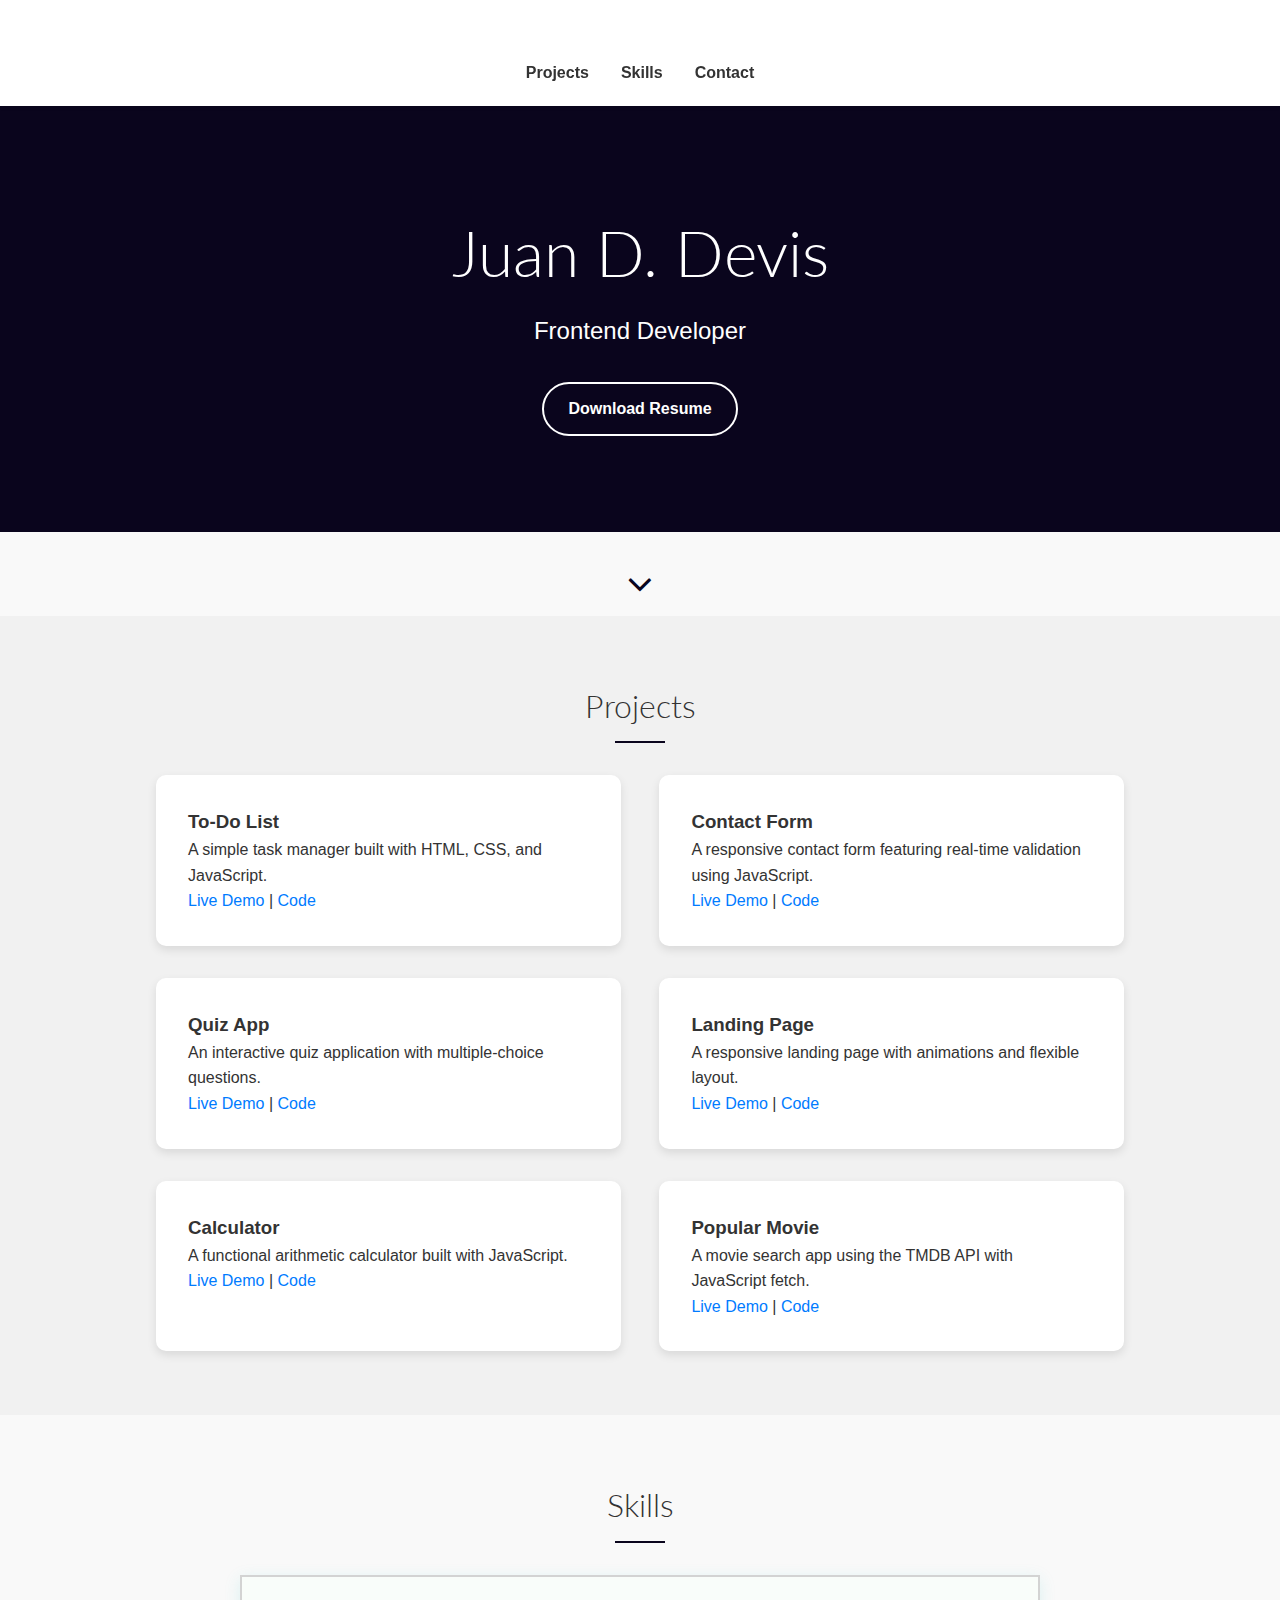
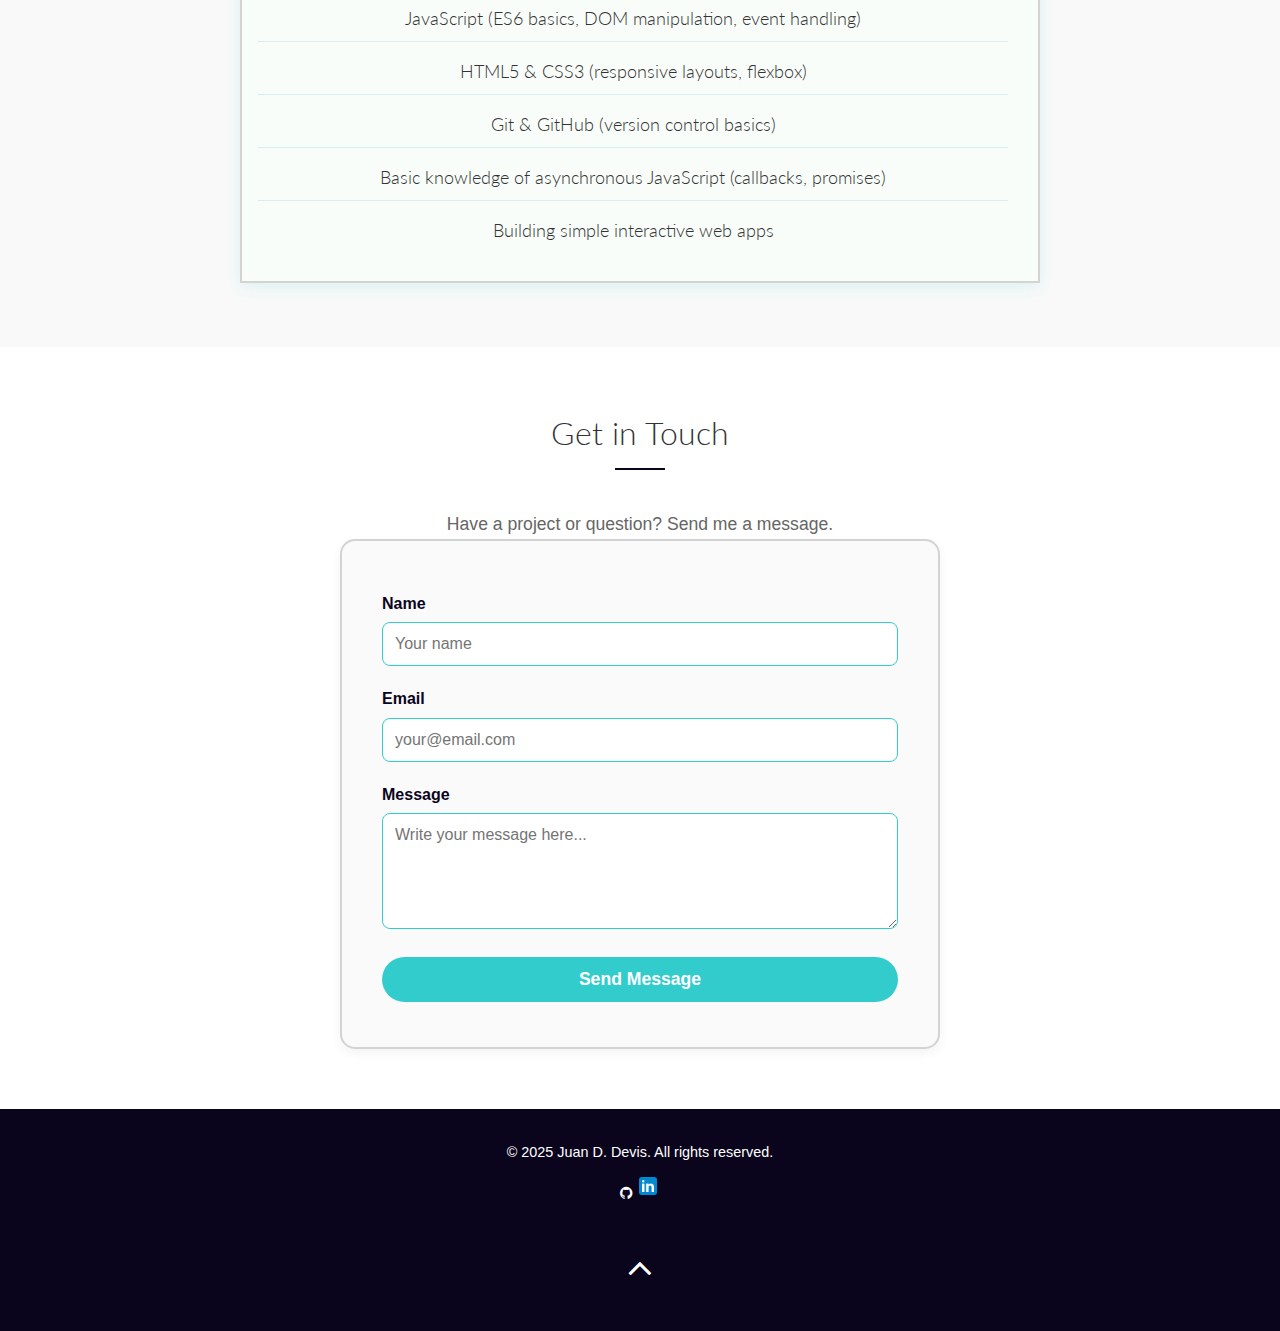
<file: index.html>
<!DOCTYPE html>
<html lang="en">
<head>
  <meta charset="UTF-8" />
  <meta name="viewport" content="width=device-width, initial-scale=1" />
  <title>Juan D. Devis | Portfolio</title>
  <link href="https://fonts.googleapis.com/css?family=Lato:300,400,700,900" rel="stylesheet" />
  <link rel="stylesheet" href="https://cdnjs.cloudflare.com/ajax/libs/font-awesome/4.7.0/css/font-awesome.min.css" />
  <link rel="stylesheet" href="css/style.css" />
</head>
<body>

   <header>
    <ul id="menu" class="shadow">
      <li><a href="#projects">Projects</a></li>
      <li><a href="#skills">Skills</a></li>
      <li><a href="#contact">Contact</a></li>
    </ul>
  </header>

  <section id="lead">
    <div id="lead-content">
      <h1>Juan D. Devis</h1>
      <h2>Frontend Developer</h2>
      <a href="#" class="btn-rounded-white">Download Resume</a>
    </div>
  </section>
  
  <div class="scroll-wrapper">
    <a href="#projects" class="scroll-down">
      <i class="fa fa-angle-down"></i>
    </a>
  </div>

  <section id="projects" class="background-alt">
    <h2 class="heading">Projects</h2>
    <div class="container">
      <div class="row">

        <div class="project shadow-large">
          <div class="project-info">
            <h3>To-Do List</h3>
            <p>A simple task manager built with HTML, CSS, and JavaScript.</p>
            <a href="projects/todo-list/index.html" target="_blank">Live Demo</a> |
            <a href="https://github.com/jdevisc/PORTFOLIO/tree/main/projects/todo-list" target="_blank">Code</a>
          </div>
        </div>

        <div class="project shadow-large">
          <div class="project-info">
            <h3>Contact Form</h3>
            <p>A responsive contact form featuring real-time validation using JavaScript.</p>
            <a href="projects/contact-form/index.html" target="_blank">Live Demo</a> |
            <a href="https://github.com/jdevisc/PORTFOLIO/tree/main/projects/contact-form" target="_blank">Code</a>
          </div>
        </div>
 
        <div class="project shadow-large">
          <div class="project-info">
            <h3>Quiz App</h3>
            <p>An interactive quiz application with multiple-choice questions.</p>
            <a href="projects/quiz-app/index.html" target="_blank">Live Demo</a> |
            <a href="https://github.com/jdevisc/PORTFOLIO/tree/main/projects/quiz-app" target="_blank">Code</a>
          </div>
        </div>

        <div class="project shadow-large">
          <div class="project-info">
            <h3>Landing Page</h3>
            <p>A responsive landing page with animations and flexible layout.</p>
            <a href="projects/landing-page/index.html" target="_blank">Live Demo</a> |
            <a href="https://github.com/jdevisc/PORTFOLIO/tree/main/projects/landing-page" target="_blank">Code</a>
          </div>
        </div>

        <div class="project shadow-large">
          <div class="project-info">
            <h3>Calculator</h3>
            <p>A functional arithmetic calculator built with JavaScript.</p>
            <a href="projects/calculator/index.html" target="_blank">Live Demo</a> |
            <a href="https://github.com/jdevisc/PORTFOLIO/tree/main/projects/calculator" target="_blank">Code</a>
          </div>
        </div>

        <div class="project shadow-large">
          <div class="project-info">
            <h3>Popular Movie</h3>
            <p>A movie search app using the TMDB API with JavaScript fetch.</p>
            <a href="projects/popular-movie/index.html" target="_blank">Live Demo</a> |
            <a href="https://github.com/jdevisc/PORTFOLIO/tree/main/projects/popular-movie" target="_blank">Code</a>
          </div>
        </div>

      </div>
    </div>
  </section>

  <section id="skills">
    <h2 class="heading">Skills</h2>
    <ul class="skill-list">
      <li>JavaScript (ES6 basics, DOM manipulation, event handling)</li>
      <li>HTML5 & CSS3 (responsive layouts, flexbox)</li>
      <li>Git & GitHub (version control basics)</li>
      <li>Basic knowledge of asynchronous JavaScript (callbacks, promises)</li>
      <li>Building simple interactive web apps</li>
    </ul>
  </section>

  <section id="contact">
    <h2>Get in Touch</h2>
    <p class="tagline">Have a project or question? Send me a message.</p>
    <div class="form-wrapper">
      <form id="contact-form" action="https://formsubmit.co/jdevisc@gmail.com" method="POST">
        <input type="hidden" name="_captcha" value="false" />
        <label for="name">Name</label>
        <input id="name" name="name" required placeholder="Your name" />

        <label for="email">Email</label>
        <input type="email" id="email" name="email" required placeholder="your@email.com" />

        <label for="message">Message</label>
        <textarea id="message" name="message" rows="5" required placeholder="Write your message here..."></textarea>

        <button type="submit" class="btn-contact">Send Message</button>
        <p id="form-message" style="margin-top: 15px;"></p>
      </form>
    </div>
  </section>

  <footer>
    <p>© 2025 Juan D. Devis. All rights reserved.</p>
    <div class="social">
      <a href="https://github.com/jdevisc" target="_blank"><i class="fa fa-github"></i></a>
      <a href="https://linkedin.com/in/juan-diego-devis-5a9069156" target="_blank" rel="noopener noreferrer">
        <img src="linkedin.png" alt="LinkedIn" style="width: 24px; height: 24px;" class="social-icon">
      </a>
    </div>
    <a href="#lead" class="scroll-up">
      <i class="fa fa-angle-up"></i>
    </a>
  </footer>

</body>
</html>
</file>
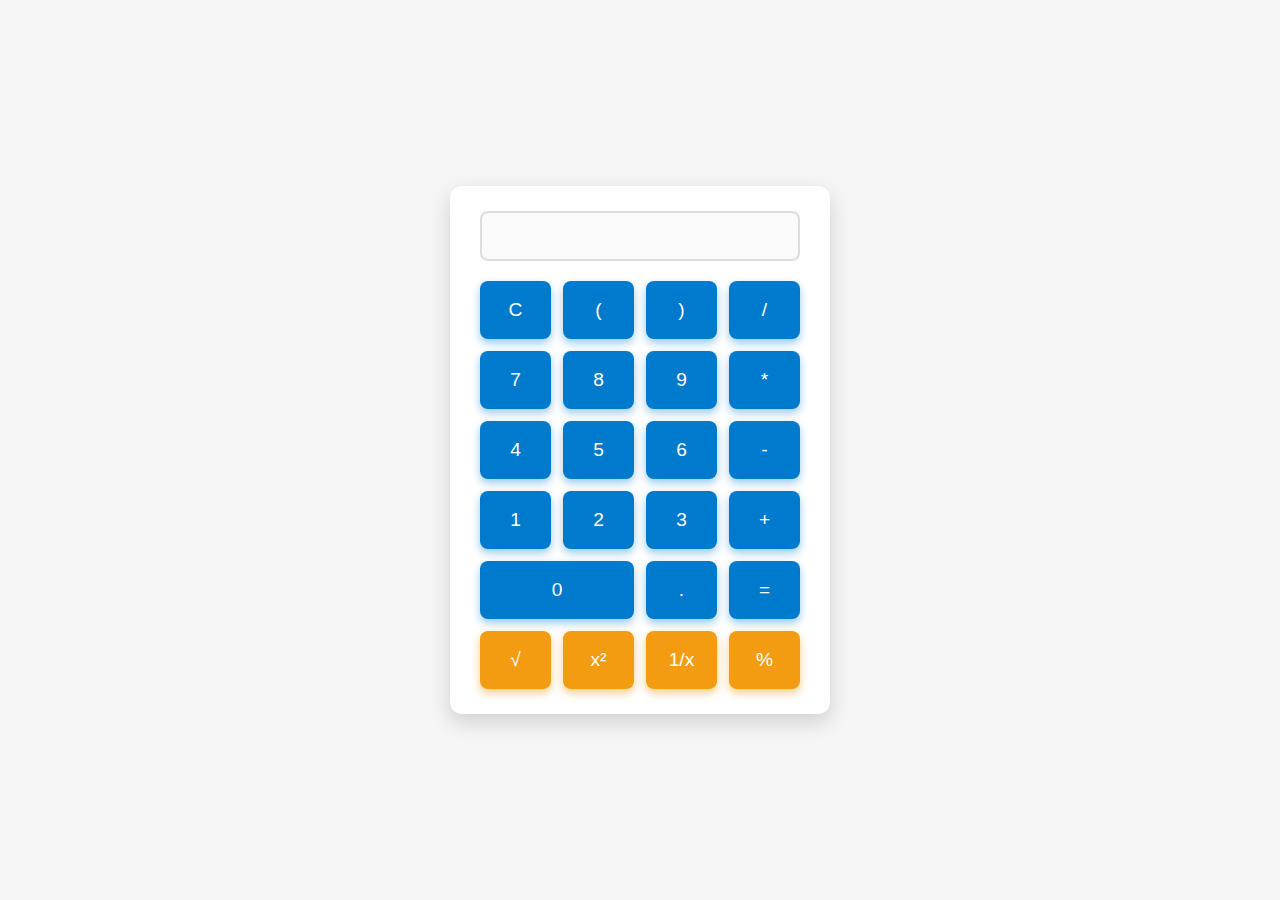
<file: projects/calculator/index.html>
<!DOCTYPE html>
<html lang="en">
<head>
<meta charset="UTF-8" />
<meta name="viewport" content="width=device-width, initial-scale=1.0" />
<title>Calculator</title>
<link rel="stylesheet" href="style.css" />
</head>
<body>

<div class="calculator">
  <input type="text" id="display" disabled />

  <div class="buttons">
    <button onclick="clearDisplay()">C</button>
    <button onclick="appendToDisplay('(')">(</button>
    <button onclick="appendToDisplay(')')">)</button>
    <button onclick="appendToDisplay('/')">/</button>

    <button onclick="appendToDisplay('7')">7</button>
    <button onclick="appendToDisplay('8')">8</button>
    <button onclick="appendToDisplay('9')">9</button>
    <button onclick="appendToDisplay('*')">*</button>

    <button onclick="appendToDisplay('4')">4</button>
    <button onclick="appendToDisplay('5')">5</button>
    <button onclick="appendToDisplay('6')">6</button>
    <button onclick="appendToDisplay('-')">-</button>

    <button onclick="appendToDisplay('1')">1</button>
    <button onclick="appendToDisplay('2')">2</button>
    <button onclick="appendToDisplay('3')">3</button>
    <button onclick="appendToDisplay('+')">+</button>

    <button onclick="appendToDisplay('0')" class="zero">0</button>
    <button onclick="appendToDisplay('.')">.</button>
    <button onclick="calculate()">=</button>

    <button onclick="applyFunction('sqrt')" class="extra">√</button>
    <button onclick="applyFunction('square')" class="extra">x²</button>
    <button onclick="applyFunction('reciprocal')" class="extra">1/x</button>
    <button onclick="appendToDisplay('%')" class="extra">%</button>
  </div>
</div>

<script src="script.js"></script>

</body>
</html>
</file>
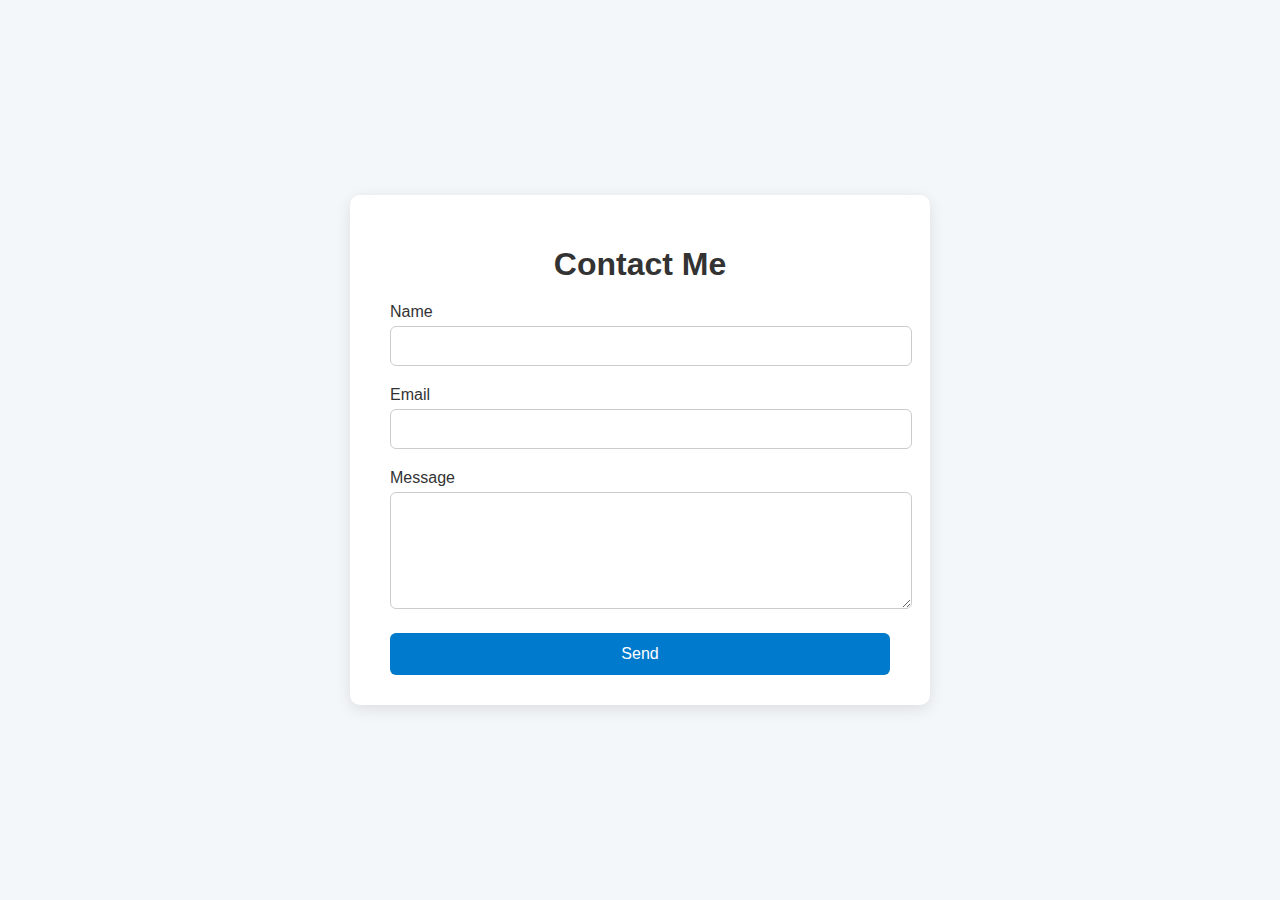
<file: projects/contact-form/index.html>
<!DOCTYPE html>
<html lang="en">
<head>
  <meta charset="UTF-8" />
  <meta name="viewport" content="width=device-width, initial-scale=1.0"/>
  <title>Contact Form | Salua Amaya</title>
  <link rel="stylesheet" href="style.css" />
</head>
<body>

  <div class="form-container">
    <h1>Contact Me</h1>
    <form id="contact-form" novalidate>
      <div class="form-group">
        <label for="name">Name</label>
        <input type="text" id="name" required />
        <small class="error-message"></small>
      </div>

      <div class="form-group">
        <label for="email">Email</label>
        <input type="email" id="email" required />
        <small class="error-message"></small>
      </div>

      <div class="form-group">
        <label for="message">Message</label>
        <textarea id="message" rows="5" required></textarea>
        <small class="error-message"></small>
      </div>

      <button type="submit">Send</button>
    </form>

    <div id="success-message" class="success hide">Thank you! Your message has been sent.</div>
  </div>

  <script src="script.js"></script>
</body>
</html>
</file>
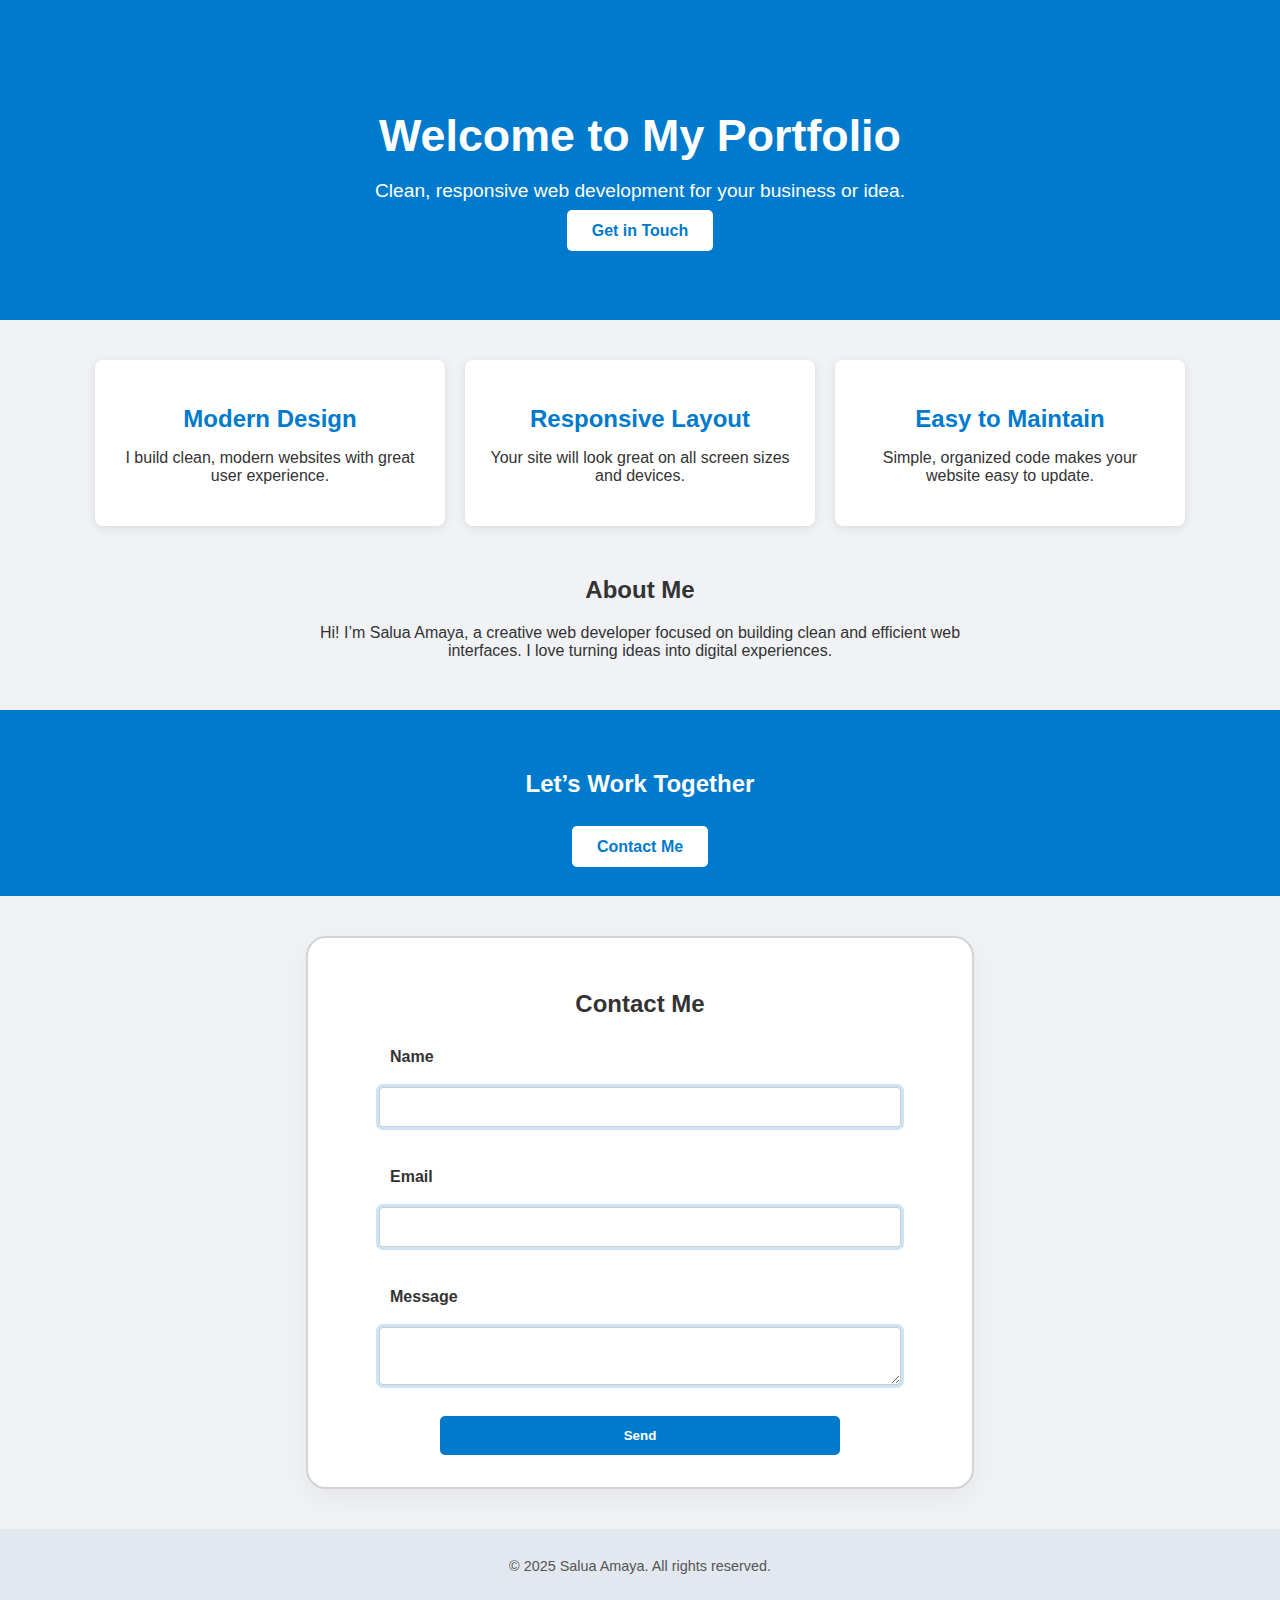
<file: projects/landing-page/index.html>
<!DOCTYPE html>
<html lang="en">
<head>
  <meta charset="UTF-8" />
  <meta name="viewport" content="width=device-width, initial-scale=1.0" />
  <title>Landing Page | Salua Amaya</title>
  <link rel="stylesheet" href="style.css" />
</head>
<body>

  <header class="hero">
    <h1>Welcome to My Portfolio</h1>
    <p>Clean, responsive web development for your business or idea.</p>
    <a href="#contact" class="btn">Get in Touch</a>
  </header>

  <section class="features">
    <div class="feature">
      <h2>Modern Design</h2>
      <p>I build clean, modern websites with great user experience.</p>
    </div>
    <div class="feature">
      <h2>Responsive Layout</h2>
      <p>Your site will look great on all screen sizes and devices.</p>
    </div>
    <div class="feature">
      <h2>Easy to Maintain</h2>
      <p>Simple, organized code makes your website easy to update.</p>
    </div>
  </section>

  <section class="about">
    <h2>About Me</h2>
    <p>Hi! I’m Salua Amaya, a creative web developer focused on building clean and efficient web interfaces. I love turning ideas into digital experiences.</p>
  </section>

  <section class="cta" id="contact">
    <h2>Let’s Work Together</h2>
    <a href="#contact" class="btn">Contact Me</a>
  </section>

  <section class="contact-section" id="contact">
    <h2>Contact Me</h2>
    <form action="https://formsubmit.co/salua.bomorca@gmail.com" method="POST">
      <input type="hidden" name="_next" value="thank-you.html" />
      <input type="hidden" name="_captcha" value="false" />

      <label for="name">Name</label>
      <input id="name" name="name" type="text" required />

      <label for="email">Email</label>
      <input id="email" name="email" type="email" required />

      <label for="message">Message</label>
      <textarea id="message" name="message" required></textarea>

      <button type="submit">Send</button>
    </form>
  </section>

  <footer>
    <p>© 2025 Salua Amaya. All rights reserved.</p>
  </footer>

</body>
</html>
</file>
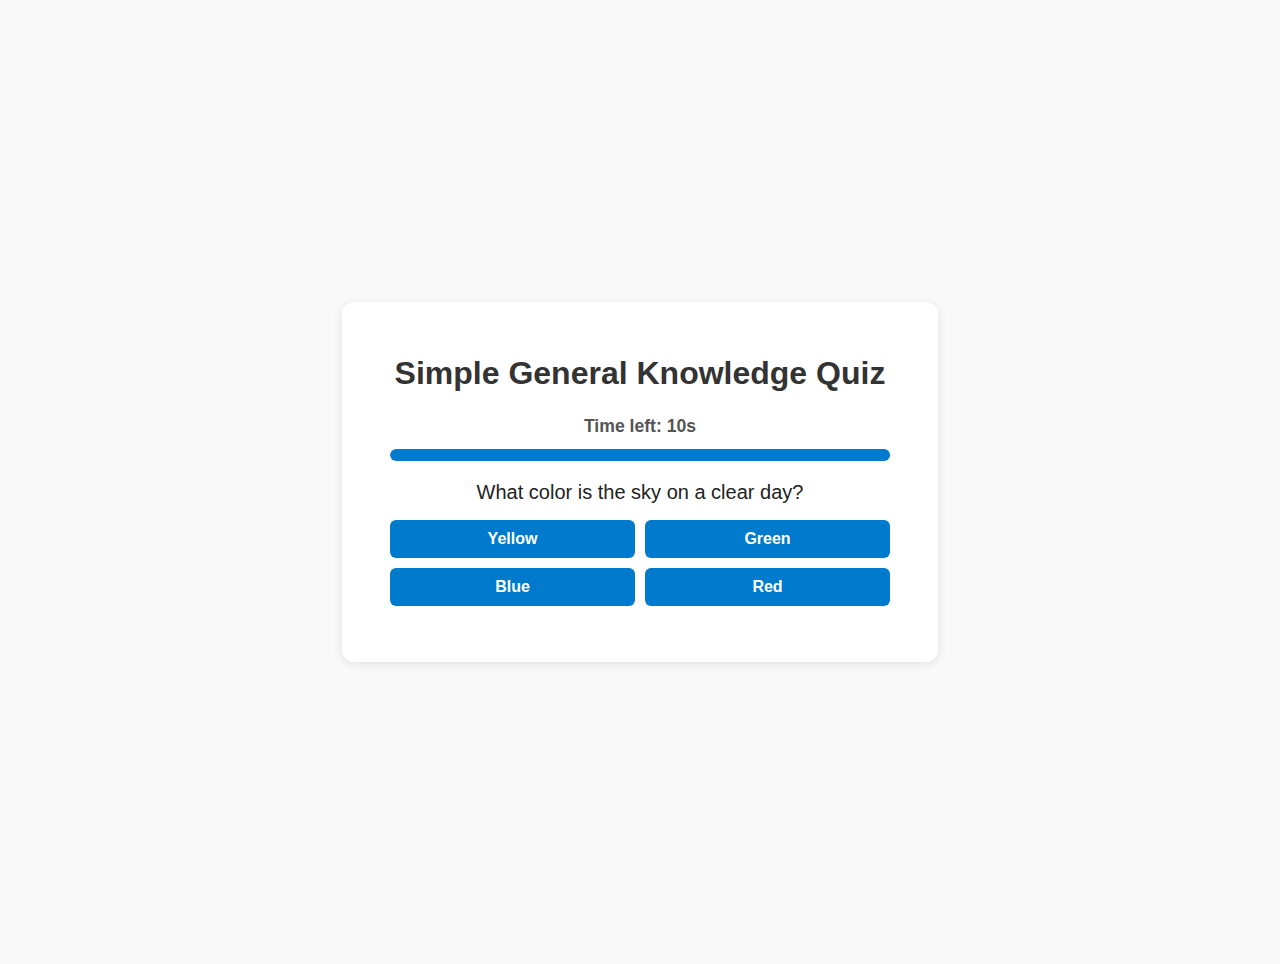
<file: projects/quiz-app/index.html>
<!DOCTYPE html>
<html lang="en">
<head>
  <meta charset="UTF-8" />
  <meta name="viewport" content="width=device-width, initial-scale=1" />
  <title>Simple Quiz App | Salua Amaya</title>
  <link rel="stylesheet" href="style.css" />
</head>
<body>

  <div class="container">
    <h1>Simple General Knowledge Quiz</h1>

    <!-- Temporizador -->
    <div id="timer"></div>

    <!-- Barra de progreso -->
    <div id="progress-bar-container">
      <div id="progress-bar"></div>
    </div>

    <!-- Quiz area -->
    <div id="quiz">
      <div id="question-container">
        <div id="question">Question text</div>
        <div id="answer-buttons" class="btn-grid"></div>
      </div>
    </div>

    <!-- Resultado -->
    <div id="result" class="hide">
      <h2>Your score: <span id="score">0</span> / <span id="total">0</span></h2>
      <div id="high-score">Best score: <span id="best-score">0</span></div>
      <button id="restart-btn" class="btn">Restart Quiz</button>
    </div>
  </div>

  <script src="script.js"></script>
</body>
</html>
</file>
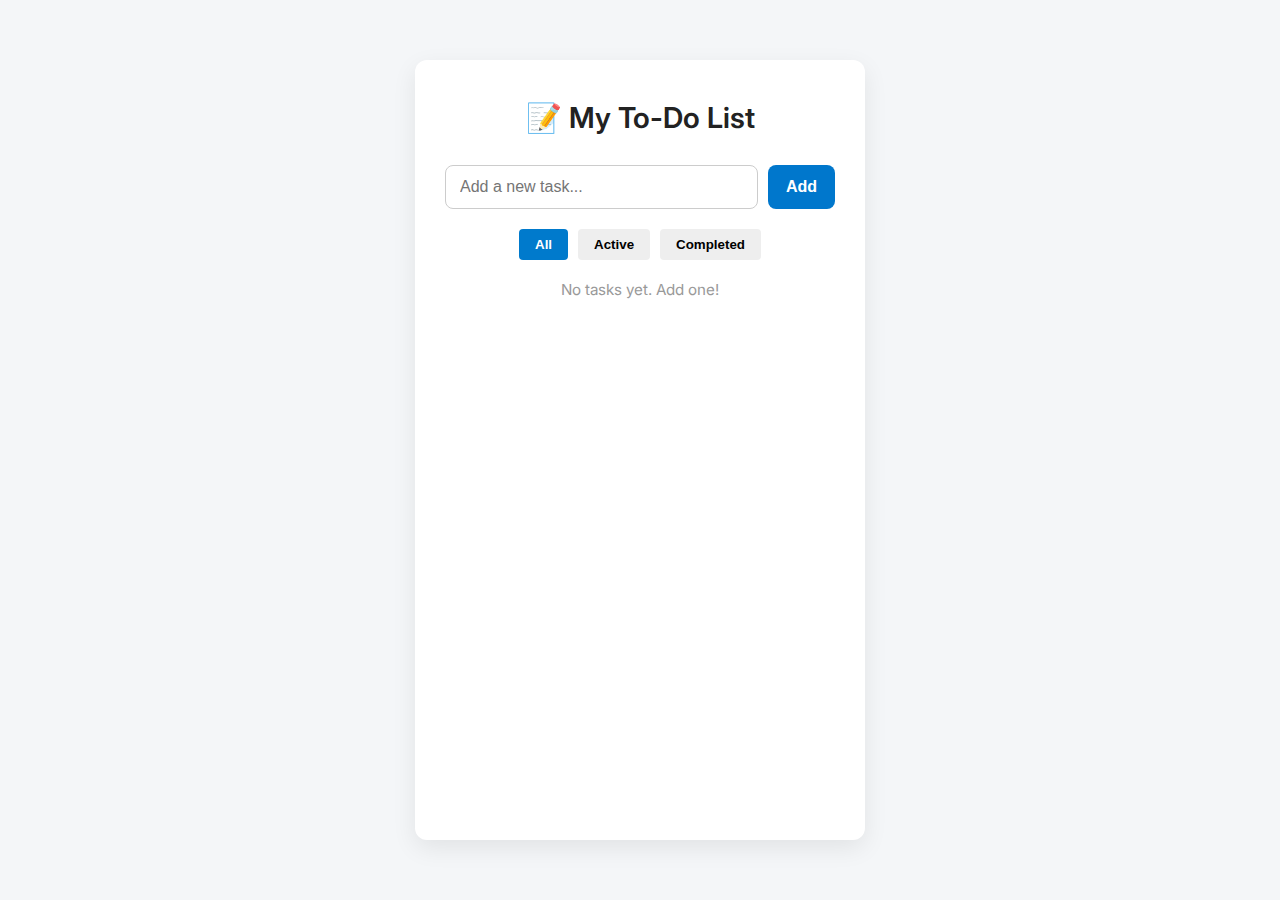
<file: projects/todo-list/index.html>
<!DOCTYPE html>
<html lang="en">
<head>
  <meta charset="UTF-8" />
  <meta name="viewport" content="width=device-width, initial-scale=1.0" />
  <title>To-Do List | Salua Amaya</title>
  <link href="https://fonts.googleapis.com/css2?family=Inter:wght@400;600&display=swap" rel="stylesheet" />
  <link rel="stylesheet" href="style.css" />
</head>
<body>
  <main class="container">
    <h1>📝 My To-Do List</h1>
    
    <form id="todo-form" autocomplete="off">
      <input type="text" id="todo-input" placeholder="Add a new task..." required />
      <button type="submit">Add</button>
    </form>

<div class="filters">
  <button data-filter="all" class="filter-btn active">All</button>
  <button data-filter="active" class="filter-btn">Active</button>
  <button data-filter="completed" class="filter-btn">Completed</button>
</div>

    <ul id="todo-list" aria-live="polite"></ul>
    
    <p id="empty-message">No tasks yet. Add one!</p>
  </main>

  <script src="script.js"></script>
</body>
</html>
</file>
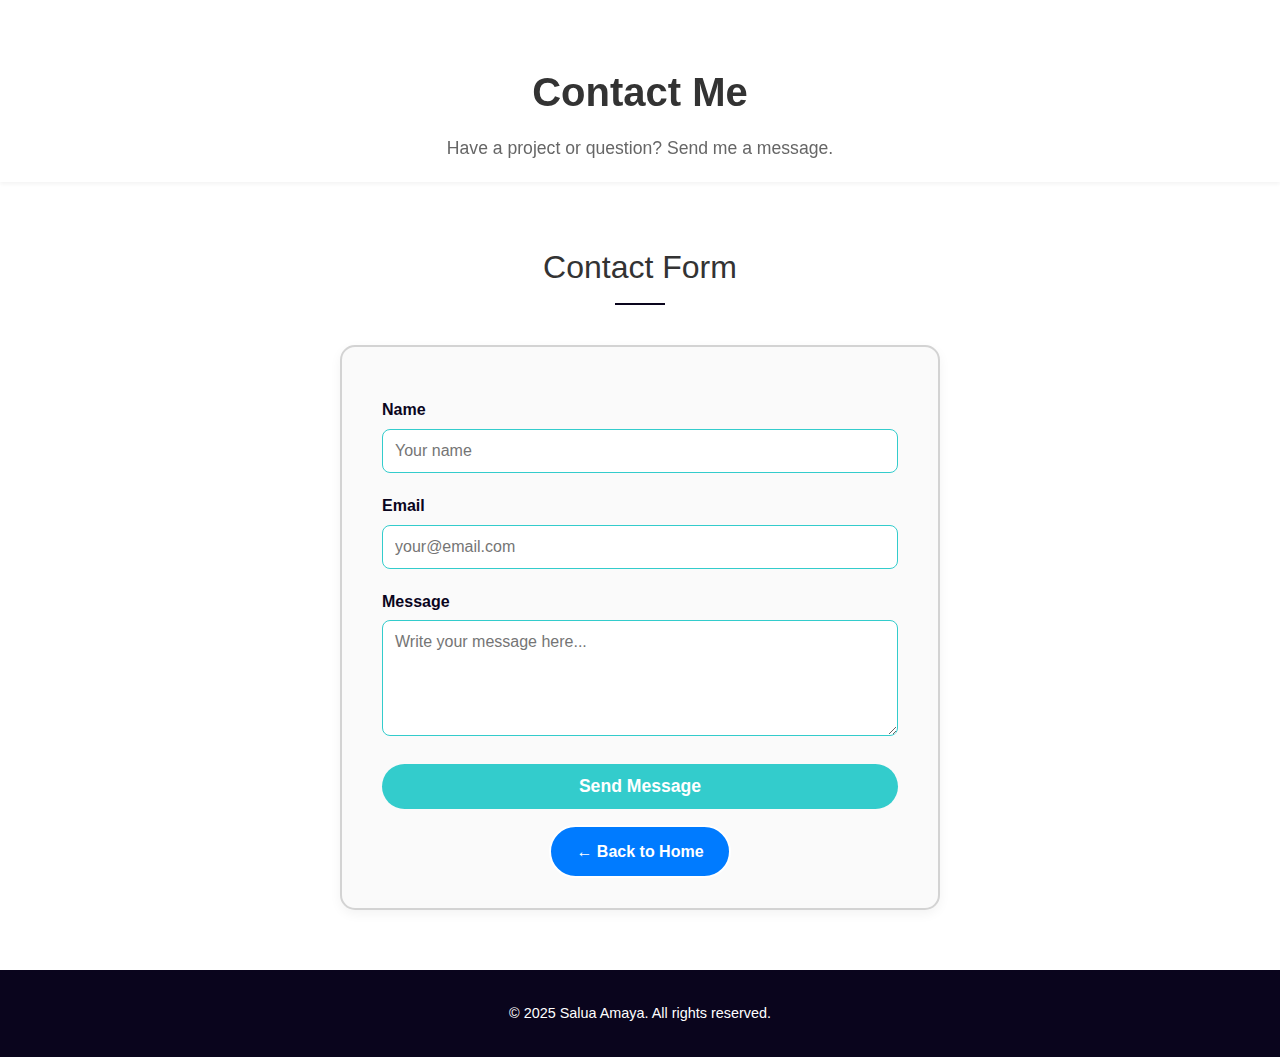
<file: contact.html>
<!DOCTYPE html>
<html lang="en">
<head>
  <meta charset="UTF-8" />
  <meta name="viewport" content="width=device-width, initial-scale=1" />
  <title>Contact | Salua Amaya</title>
  <link rel="stylesheet" href="css/style.css" />
</head>
<body>
  <header>
    <h1>Contact Me</h1>
    <p class="tagline">Have a project or question? Send me a message.</p>
  </header>

  <section id="contact">
    <h2>Contact Form</h2>
    <div class="form-wrapper">
      <form id="contact-form" action="https://formsubmit.co/salua.bomorca@gmail.com" method="POST">
        <input type="hidden" name="_next" value="thank-you.html" />
        <input type="hidden" name="_captcha" value="false" />

        <label for="name">Name</label>
        <input id="name" name="name" required placeholder="Your name" />

        <label for="email">Email</label>
        <input type="email" id="email" name="email" required placeholder="your@email.com" />

        <label for="message">Message</label>
        <textarea id="message" name="message" rows="5" required placeholder="Write your message here..."></textarea>

        <button type="submit" class="btn-contact">Send Message</button>
        <a href="index.html" class="btn-rounded-white" style="display:inline-block; margin-top: 1rem;">← Back to Home</a>

        
      </form>
    </div>
  </section>

  <footer>
    <p>© 2025 Salua Amaya. All rights reserved.</p>
  </footer>
</body>
</html>
</file>
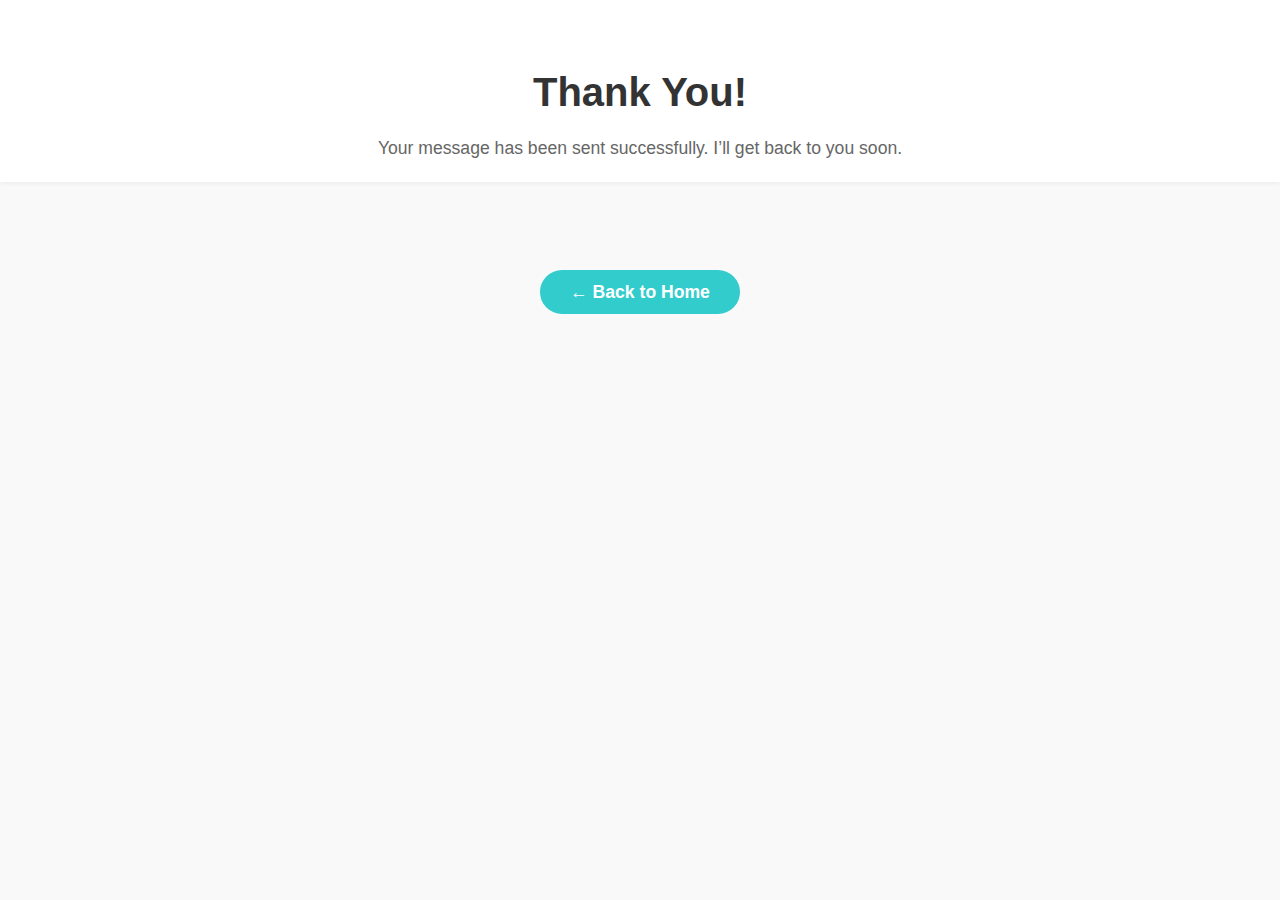
<file: thank-you.html>
<!DOCTYPE html>
<html lang="en">
<head>
  <meta charset="UTF-8" />
  <meta name="viewport" content="width=device-width, initial-scale=1" />
  <title>Message Sent | Salua Amaya</title>
  <link rel="stylesheet" href="css/style.css" />
</head>
<body>
  <header>
    <h1>Thank You!</h1>
    <p class="tagline">Your message has been sent successfully. I’ll get back to you soon.</p>
  </header>

  <section style="text-align: center; margin-top: 2rem;">
    <a href="index.html" class="btn-contact">← Back to Home</a>
  </section>
</body>
</html>
</file>
<file: projects/calculator/style.css>
body {
  font-family: Arial, sans-serif;
  background: #f5f5f5;
  display: flex;
  justify-content: center;
  align-items: center;
  height: 100vh;
  margin: 0;
}

.calculator {
  background: #fff;
  padding: 25px 30px;
  border-radius: 12px;
  box-shadow: 0 8px 20px rgba(0, 0, 0, 0.15);
  width: 320px;
}

#display {
  width: 100%;
  height: 50px;
  margin-bottom: 20px;
  font-size: 1.5rem;
  text-align: right;
  padding: 10px;
  border-radius: 8px;
  border: 2px solid #ddd;
  background-color: #fafafa;
  box-sizing: border-box;
  user-select: none;
}

.buttons {
  display: grid;
  grid-template-columns: repeat(4, 1fr);
  gap: 12px;
}

button {
  padding: 18px 0;
  font-size: 1.2rem;
  border: none;
  border-radius: 8px;
  background-color: #007acc;
  color: white;
  cursor: pointer;
  box-shadow: 0 4px 8px rgba(0, 122, 204, 0.4);
  transition: background-color 0.3s ease, box-shadow 0.3s ease;
  user-select: none;
}

button:hover {
  background-color: #005f99;
  box-shadow: 0 6px 12px rgba(0, 95, 153, 0.6);
}

button:active {
  background-color: #004d7a;
  box-shadow: 0 2px 6px rgba(0, 77, 122, 0.7);
}

button.zero {
  grid-column: span 2;
}

button.extra {
  background-color: #f39c12;
  box-shadow: 0 4px 8px rgba(243, 156, 18, 0.5);
  color: #fff;
}

button.extra:hover {
  background-color: #d87c0a;
  box-shadow: 0 6px 12px rgba(216, 124, 10, 0.7);
}
</file>
<file: projects/contact-form/style.css>
body {
  font-family: Arial, sans-serif;
  background-color: #f4f7fa;
  display: flex;
  justify-content: center;
  align-items: center;
  height: 100vh;
  margin: 0;
}

.form-container {
  background: #fff;
  padding: 30px 40px;
  border-radius: 10px;
  box-shadow: 0 4px 15px rgba(0,0,0,0.1);
  width: 100%;
  max-width: 500px;
}

h1 {
  text-align: center;
  margin-bottom: 20px;
  color: #333;
}

.form-group {
  margin-bottom: 20px;
}

label {
  display: block;
  margin-bottom: 5px;
  color: #333;
}

input,
textarea {
  width: 100%;
  padding: 10px;
  border: 1px solid #ccc;
  border-radius: 6px;
  font-size: 16px;
}

input:focus,
textarea:focus {
  outline: none;
  border-color: #007acc;
}

button {
  width: 100%;
  padding: 12px;
  background-color: #007acc;
  color: white;
  border: none;
  border-radius: 6px;
  font-size: 16px;
  cursor: pointer;
  transition: background 0.3s ease;
}

button:hover {
  background-color: #005fa3;
}

.error-message {
  color: red;
  font-size: 13px;
  height: 14px;
  margin-top: 4px;
}

.success {
  text-align: center;
  margin-top: 20px;
  color: green;
}

.hide {
  display: none;
}
</file>
<file: projects/landing-page/style.css>
body {
  font-family: Arial, sans-serif;
  margin: 0;
  background: #f0f2f5;
  color: #333;
}

.hero {
  background: #007acc;
  color: white;
  text-align: center;
  padding: 80px 20px;
}

.hero h1 {
  margin-bottom: 10px;
  font-size: 2.8rem;
}

.hero p {
  font-size: 1.2rem;
  margin-bottom: 20px;
}

.about-text:hover {
  color: rgb(199, 42, 42);
  transition: color 0.2s ease; /* Hace el cambio más suave */
}

.btn {
  background: white;
  color: #007acc;
  padding: 12px 25px;
  text-decoration: none;
  font-weight: bold;
  border-radius: 5px;
  transition: background 0.3s ease;
}

.btn:hover {
  background: #005fa3;
  color: white;
}

.features {
  display: flex;
  flex-wrap: wrap;
  justify-content: center;
  margin: 40px 10px;
  gap: 20px;
}

.feature {
  background: white;
  flex: 1 1 250px;
  max-width: 300px;
  padding: 25px;
  border-radius: 8px;
  box-shadow: 0 2px 10px rgba(0,0,0,0.1);
  text-align: center;
}

.feature h2 {
  margin-bottom: 15px;
  color: #007acc;
}

.about {
  max-width: 700px;
  margin: 50px auto;
  padding: 0 15px;
  text-align: center;
}

.cta {
  background: #007acc;
  color: white;
  text-align: center;
  padding: 40px 20px;
}

.cta h2 {
  margin-bottom: 40px;
}

/* Contact Form Section */
.contact-section {
  max-width: 600px;
  margin: 40px auto;
  padding: 2rem;
  background: white;
  border: 2px solid lightgray;
  border-radius: 20px;
  box-shadow: 0 10px 30px rgba(0, 0, 0, 0.05);
}

.contact-section h2 {
  text-align: center;
  margin-bottom: 20px;
}

.contact-section form {
  margin: 0 auto;
  max-width: 500px;
  display: flex;
  flex-direction: column;
  align-items: center;
  gap: 1rem;
}

@media (max-width: 500px) {
  .contact-section {
    padding: 1.5rem 1rem;
  }

  .contact-section form {
    max-width: 100%;
  }
}

.contact-section form label {
  align-self: flex-start;
  margin-top: 1rem;
  display: block;
  margin: 10px 0 5px;
  font-weight: bold;
}

.contact-section form input,
.contact-section form textarea {
  outline: none;
  border-color: #007acc;
  box-shadow: 0 0 0 3px rgba(0, 122, 204, 0.2);
  width: 100%;
  padding: 10px;
  border-radius: 4px;
  border: 1px solid #ccc;
  font-size: 1rem;
  margin-bottom: 15px;
  font-family: inherit;
  resize: vertical;
  transition: border-color 0.3s ease, box-shadow 0.3s ease;
}

.contact-section form button {
  background-color: #007acc;
  color: white;
  padding: 12px 20px;
  border: none;
  border-radius: 5px;
  cursor: pointer;
  font-weight: bold;
  transition: background-color 0.3s ease;
  width: 100%;
  max-width: 400px;
}

.contact-section form button:hover {
  background-color: #005fa3;
}

footer {
  text-align: center;
  padding: 15px 10px;
  background: #e2e8f0;
  color: #555;
  font-size: 0.9rem
}
</file>
<file: projects/quiz-app/style.css>
body {
  font-family: 'Inter', sans-serif;
  background-color: #f9f9f9;
  margin: 0;
  padding: 2rem;
  display: flex;
  justify-content: center;
  align-items: center;
  min-height: 100vh;
}

.container {
  background: white;
  padding: 2rem 3rem;
  border-radius: 12px;
  box-shadow: 0 2px 10px rgba(0,0,0,0.1);
  width: 100%;
  max-width: 500px;
  text-align: center;
}

h1 {
  margin-bottom: 1.5rem;
  color: #333;
}

#question {
  font-size: 1.25rem;
  margin-bottom: 1rem;
  color: #222;
}

.btn-grid {
  display: grid;
  grid-template-columns: repeat(2, 1fr);
  gap: 10px;
  margin-bottom: 1.5rem;
}

.btn {
  background-color: #007acc;
  border: none;
  color: white;
  padding: 10px 20px;
  border-radius: 6px;
  cursor: pointer;
  font-weight: 600;
  font-size: 1rem;
  transition: background-color 0.3s ease;
}

.btn:hover {
  background-color: #005ea3;
}

.btn.correct {
  background-color: #28a745;
}

.btn.wrong {
  background-color: #dc3545;
}

.hide {
  display: none;
}

.correct {
  background-color: #4caf50 !important; 
  color: white;
}

.incorrect {
  background-color: #f44336 !important; 
  color: white;
  opacity: 0.6;
}

.selected-correct {
  box-shadow: 0 0 10px 3px #4caf50;
  transform: scale(1.05);
  transition: all 0.3s ease;
}

.selected-incorrect {
  box-shadow: 0 0 10px 3px #f44336;
  transform: scale(1.05);
  transition: all 0.3s ease;
}

.hide {
  display: none;
}

#score-container {
  text-align: center;
  margin-top: 30px;
}

#score-container h2 {
  font-size: 24px;
}

#score-container button {
  margin-top: 15px;
  padding: 10px 20px;
  background-color: #007acc;
  color: white;
  border: none;
  border-radius: 6px;
  cursor: pointer;
}

#high-score {
  margin-top: 10px;
  font-weight: bold;
  color: #444;
}

.timer-bar {
  width: 100%;
  height: 10px;
  background-color: #e0e0e0;
  border-radius: 6px;
  margin-bottom: 20px;
  overflow: hidden;
}


/* Temporizador */
#timer {
  font-weight: 700;
  font-size: 1.1rem;
  margin-bottom: 12px;
  color: #555;
  text-align: center;
}

#progress-bar-container {
  width: 100%;
  background-color: #e0e0e0;
  border-radius: 10px;
  overflow: hidden;
  height: 12px;
  margin-bottom: 20px;
}

#progress-bar {
  height: 100%;
  width: 0%;
  background-color: #007acc;
  transition: width 1s linear;
  border-radius: 10px 0 0 10px;
}
</file>
<file: css/style.css>
/*Reset & Base Styles*/
* {
  margin: 0;
  padding: 0;
  box-sizing: border-box;
}

html, body {
  font-family: Arial, Helvetica, sans-serif;
  background-color: #f9f9f9;
  color: #333;
  line-height: 1.6;
}

a {
  text-decoration: none;
  color: #007BFF;
}

a:hover {
  text-decoration: underline;
}

ul {
  list-style: none;
}

/*Header*/
header {
  background-color: #fff;
  text-align: center;
  padding: 60px 20px 20px;
  box-shadow: 0 2px 4px rgba(0,0,0,0.05);
  position: sticky;
  top: 0;
  z-index: 1000;
}

header h1 {
  font-size: 2.5rem;
  margin-bottom: 10px;
}

.tagline {
  font-size: 1.1rem;
  color: #666;
}

/*Navigation*/
#menu {
  display: flex;
  justify-content: center;
  gap: 2rem;
  font-weight: bold;
}

#menu li a {
  color: #333;
}

/*Hero / Lead Section*/
#lead {
  background: #0a051d;
  color: white;
  text-align: center;
  padding: 6rem 1rem;
  position: relative;
}

#lead h1 {
  font-family: 'Lato', sans-serif;
  font-size: 4rem;
  font-weight: 300;
  margin-bottom: 0.5rem;
}

#lead h2 {
  font-weight: 300;
  font-size: 1.5rem;
  margin-bottom: 2rem;
}

#lead-down {
  margin-top: 3rem;
  font-size: 1.5rem;
}

/*Buttons*/
.btn-rounded-white {
  display: inline-block;
  background: transparent;
  border: 2px solid white;
  border-radius: 50px;
  color: white;
  padding: 0.75rem 1.5rem;
  font-weight: bold;
  transition: all 0.3s;
}

.btn-rounded-white:hover {
  background: white;
  color: #333;
}

textarea{
  font-family: Arial, Helvetica, sans-serif;
}

.btn-contact {
  margin-top: 30px;
  width: 100%;
  padding: 12px;
  font-size: 1.1rem;
  background-color: #0077cc;
  color: white;
  border: none;
  border-radius: 6px;
  cursor: pointer;
  transition: background-color 0.3s;
}

.btn-contact:hover {
  background-color: #005fa3;
}

/* Contact-specific back button */
#contact .btn-rounded-white {
  margin-top: 20px;
  padding: 12px 25px;
  background-color: #007bff;
  color: white;
  border-radius: 30px;
  font-weight: 600;
  transition: background-color 0.3s ease;
}

#contact .btn-rounded-white:hover {
  background-color: #0056b3;
}

/* Sections & Containers */
section {
  padding: 4rem 1rem;
}

.background-alt {
  background: rgb(241, 241, 241);
}

.heading {
  position: relative;
  font-family: 'Lato', sans-serif;
  font-weight: 300;
  text-align: center;
  font-size: 2rem;
  margin-bottom: 2rem;
}

.heading::after {
  align-items: center;
  content: '';
  display: block;
  width: 50px;
  height: 2px;
  background-color: #0a051d; 
  margin: 10px auto 0 auto;
  margin-top: 10px;
}

.container {
  max-width: 1000px;
  margin: 0 auto;
  padding: 0 1rem;
}

.row {
  display: flex;
  flex-direction: column;
  gap: 2rem;
}

/* Projects */
.project {
  background: white;
  padding: 2rem;
  border-radius: 10px;
  box-shadow: 0 4px 10px rgba(0,0,0,0.1);
}

/* Skills */

#skills ul {
  max-width: 800px;
  margin: 0 auto;
  padding-left: 1rem;
  text-align: center;
}

.skill-list {
  max-width: 600px;           
  margin: 20px auto 50px;     
  padding: 20px 30px;        
  border: 2px solid lightgrey;  
  border-radius: 0px;        
  background-color: #f9fdfa;  
  box-shadow: 0 4px 15px rgba(51, 204, 204, 0.15); 
  list-style-type: none;      
}

.skill-list li {
  padding: 8px 0;
  border-bottom: 1px solid #d6f0f0; 
  font-weight: 300;
  color: #333;
  font-family: 'Lato', sans-serif;
}

.skill-list li:last-child {
  border-bottom: none; /* quitamos línea del último ítem */
}

.skill-list li {
  margin-bottom: 0.5rem;
  font-size: 1.1rem;
}

/* Contact Form */
#contact {
  text-align: center;
  padding: 60px 20px;
  background-color: #fff;
}

#contact h2 {
  font-family: 'Lato', sans-serif;
  font-weight: 300;
  font-size: 2rem;
  margin-bottom: 40px;
}

#contact h2::after {
  content: '';
  display: block;
  width: 50px;
  height: 2px;
  background-color: #0a051d; 
  margin: 10px auto 0;
}

.form-wrapper {
  max-width: 600px;
  margin: 0 auto;
  background-color: #fafafa;
  padding: 30px 40px;
  border: 2px solid lightgrey;
  border-radius: 15px;
  box-shadow: 0 4px 12px rgba(0, 0, 0, 0.05);
}

form label {
  display: block;
  margin-top: 20px;
  margin-bottom: 6px;
  font-weight: 600;
  color: #0a051d;
  text-align: left;
}

form input,
form textarea {
  width: 100%;
  padding: 12px;
  border: 1px solid #33cccc;
  border-radius: 8px;
  font-size: 1rem;
  background-color: white;
  color: #0a051d;
  transition: border-color 0.3s, box-shadow 0.3s;
}

form input:focus,
form textarea:focus {
  outline: none;
  border-color: #1a9e9e;
  box-shadow: 0 0 8px #1a9e9e;
}

.btn-contact {
  background-color: #33cccc;
  border: none;
  padding: 12px 30px;
  font-weight: 700;
  font-size: 1.1rem;
  border-radius: 25px;
  color: #fff;
  cursor: pointer;
  transition: background-color 0.3s ease;
  margin-top: 20px;
}

.btn-contact:hover {
  background-color: #1a9e9e;
}

#form-message {
  font-size: 1rem;
  font-weight: 500;
  transition: opacity 0.3s ease;
}

/* Footer */
footer {
  background: #0a051d;
  color: white;
  padding: 2rem 1rem;
  text-align: center;
  font-size: 0.9rem;
}

footer .row {
  display: flex;
  flex-direction: column;
  gap: 1rem;
  align-items: center;
}

footer a {
  color: white;
}

footer ul {
  display: flex;
  gap: 1rem;
}

.social-icon {
  margin-top: 10px;
}

/* Scroll / To Top */
#to-top {
  cursor: pointer;
}

/* Responsive Design */
@media (min-width: 768px) {
  .row {
    flex-direction: row;
    flex-wrap: wrap;
    justify-content: space-between;
  }

  .project {
    width: 48%;
  }

  footer .row {
    flex-direction: row;
    justify-content: space-between;
  }
}

footer ul {
  display: flex;
  justify-content: center;
  gap: 1rem;
  margin-top: 1rem;
}

footer ul li a img {
  transition: transform 0.3s ease;
}

footer ul li a:hover img {
  transform: scale(1.2);
}

.history {
  margin-top: 30px;
  background: #fff;
  padding: 15px;
  border-radius: 8px;
  width: 260px;
  box-shadow: 0 4px 10px rgba(0, 0, 0, 0.05);
}

.history h2 {
  margin: 0 0 10px;
  font-size: 1.1rem;
  color: #333;
}

#history-list {
  list-style: none;
  padding-left: 0;
  max-height: 150px;
  overflow-y: auto;
  font-size: 0.95rem;
}

#history-list li {
  padding: 5px 0;
  border-bottom: 1px solid #eee;
}

.scroll-down,
.scroll-up {
  font-size: 40px;
  color: #33cccc;
  text-align: center;
  display: inline-block;
  animation: bounce 2s infinite;
  transition: color 0.3s ease;
  margin-top: 20px;
}

.scroll-up {
  margin-top: 30px;
  color: white;
}

.scroll-down {
  display: block;
  color: #0a051d;
}

.scroll-down:hover,
.scroll-up:hover {
  color: #1a9e9e;
}

@keyframes bounce {
  0%, 20%, 50%, 80%, 100% {
    transform: translateY(0);
  }
  40% {
    transform: translateY(8px);
  }
  60% {
    transform: translateY(4px);
  }
}

/* Para scroll suave entre secciones */
html {
  scroll-behavior: smooth;
}
</file>
<file: projects/todo-list/style.css>
/* Reset + Base */
* {
  margin: 0;
  padding: 0;
  box-sizing: border-box;
}

body {
  font-family: 'Inter', sans-serif;
  background-color: #f4f6f8;
  display: flex;
  justify-content: center;
  padding: 60px 20px;
  color: #333;
  min-height: 100vh;
}

/* Main Container */
.container {
  background-color: #ffffff;
  padding: 40px 30px;
  border-radius: 12px;
  box-shadow: 0 8px 24px rgba(0, 0, 0, 0.08);
  width: 100%;
  max-width: 450px;
}

h1 {
  font-size: 1.8rem;
  text-align: center;
  margin-bottom: 30px;
  font-weight: 600;
  color: #222;
}

/* Form */
form {
  display: flex;
  gap: 10px;
  margin-bottom: 20px;
}

input[type="text"] {
  flex: 1;
  padding: 12px 14px;
  border: 1px solid #ccc;
  border-radius: 8px;
  font-size: 1rem;
  transition: border-color 0.3s ease;
}

input[type="text"]:focus {
  border-color: #0077cc;
  outline: none;
}

button[type="submit"] {
  background-color: #0077cc;
  color: white;
  border: none;
  padding: 12px 18px;
  border-radius: 8px;
  font-size: 1rem;
  cursor: pointer;
  font-weight: 600;
  transition: background-color 0.3s ease;
}

button[type="submit"]:hover {
  background-color: #005fa3;
}

/* Task List */
ul {
  list-style: none;
  padding-left: 0;
}

li {
  background-color: #f9f9f9;
  margin-bottom: 12px;
  padding: 12px 14px;
  border-radius: 8px;
  display: flex;
  justify-content: space-between;
  align-items: center;
  transition: background 0.3s ease;
}

li.done {
  text-decoration: line-through;
  color: #999;
  background-color: #e6e6e6;
}

/* Delete Button */
li button {
  background: none;
  border: none;
  color: #d9534f;
  font-size: 1.2rem;
  font-weight: bold;
  cursor: pointer;
  transition: color 0.2s ease;
}

li button:hover {
  color: #c9302c;
}

/* Empty Message */
#empty-message {
  text-align: center;
  color: #999;
  font-size: 0.95rem;
  margin-top: 15px;
  display: none;
}

/* Responsive */
@media (max-width: 480px) {
  .container {
    padding: 30px 20px;
  }

  form {
    flex-direction: column;
  }

  form input,
  form button {
    width: 100%;
  }
}

.filters {
  display: flex;
  justify-content: center;
  gap: 10px;
  margin-bottom: 20px;
}

.filter-btn {
  padding: 8px 16px;
  background-color: #eee;
  border: none;
  border-radius: 4px;
  cursor: pointer;
  font-weight: bold;
  transition: background-color 0.2s;
}

.filter-btn.active {
  background-color: #007acc;
  color: white;
}

.filter-btn:hover {
  background-color: #ccc;
}
</file>
